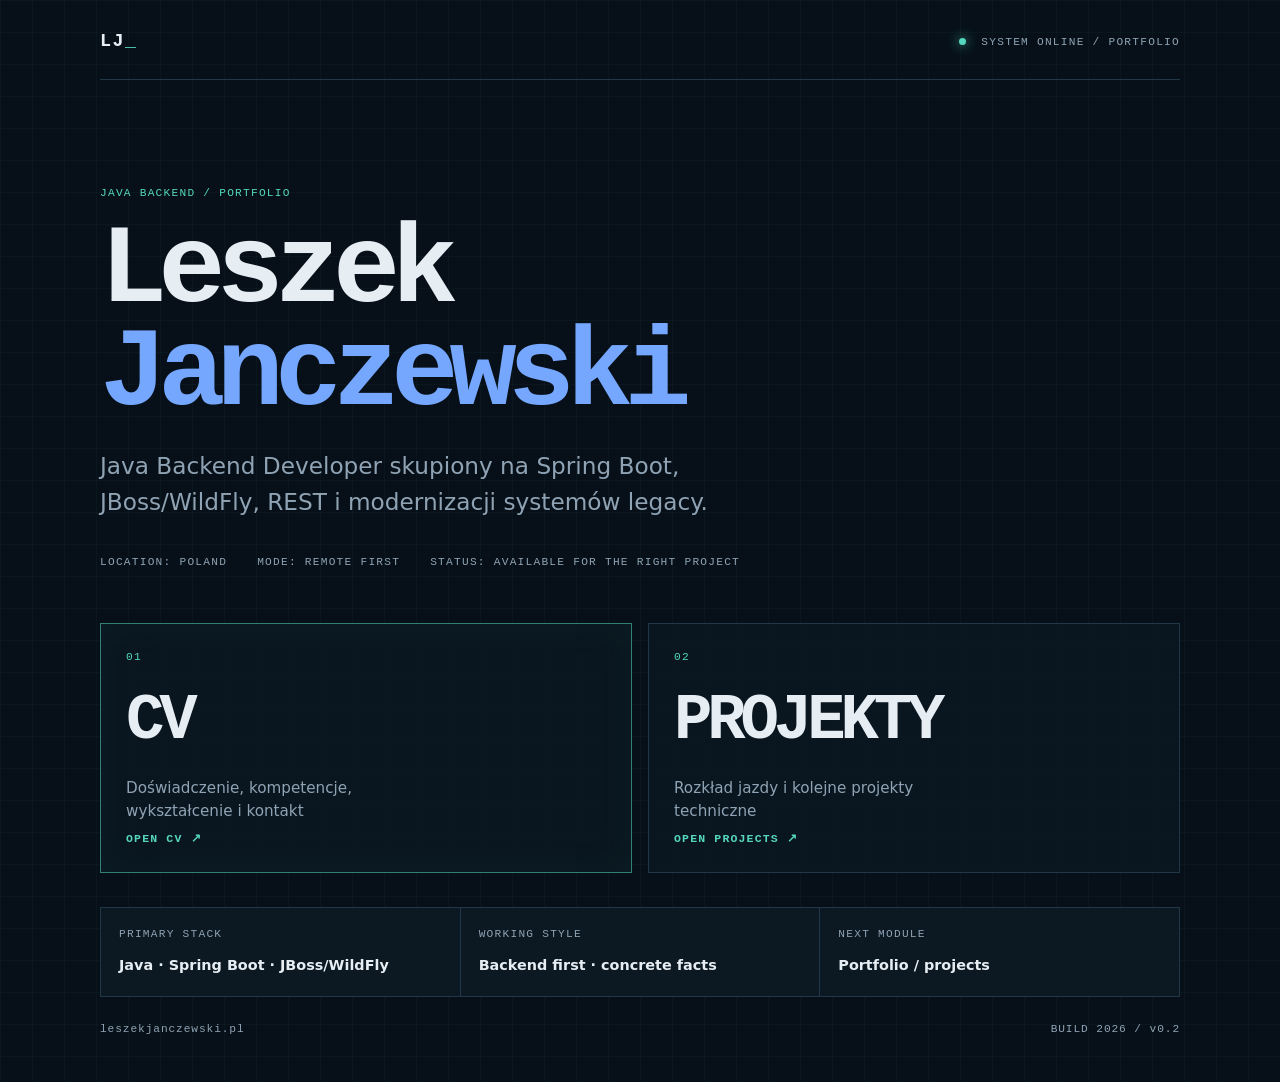
<file: index.html>
<!doctype html>
<html lang="pl">
<head>
  <meta charset="utf-8">
  <meta name="viewport" content="width=device-width, initial-scale=1">
  <meta name="description" content="Leszek Janczewski, Java Backend Developer. CV i projekty techniczne.">
  <title>Leszek Janczewski · Portfolio</title>
  <link rel="stylesheet" href="css/site.css">
  <link rel="icon" type="image/png" href="assets/favicon.png">
</head>
<body>
  <main class="shell">
    <nav class="topbar"><a class="brand" href="index.html">LJ<span>_</span></a><span class="system-status"><i></i> SYSTEM ONLINE / PORTFOLIO</span></nav>
    <header class="landing-hero">
      <p class="eyebrow">JAVA BACKEND / PORTFOLIO</p>
      <h1>Leszek<br><span>Janczewski</span></h1>
      <p class="lead">Java Backend Developer skupiony na Spring Boot, JBoss/WildFly, REST i modernizacji systemów legacy.</p>
      <div class="hero-meta"><span>LOCATION: POLAND</span><span>MODE: REMOTE FIRST</span><span>STATUS: AVAILABLE FOR THE RIGHT PROJECT</span></div>
    </header>
    <section class="tile-grid" aria-label="Główne sekcje">
      <a class="nav-tile tile-primary" href="cv.html"><span class="tile-index">01</span><strong>CV</strong><small>Doświadczenie, kompetencje, wykształcenie i kontakt</small><b>OPEN CV ↗</b></a>
      <a class="nav-tile" href="projects/index.html"><span class="tile-index">02</span><strong>PROJEKTY</strong><small>Rozkład jazdy i kolejne projekty techniczne</small><b>OPEN PROJECTS ↗</b></a>
    </section>
    <section class="signal-row"><div><span class="signal-label">PRIMARY STACK</span><strong>Java · Spring Boot · JBoss/WildFly</strong></div><div><span class="signal-label">WORKING STYLE</span><strong>Backend first · concrete facts</strong></div><div><span class="signal-label">NEXT MODULE</span><strong>Portfolio / projects</strong></div></section>
    <footer><span>leszekjanczewski.pl</span><span>BUILD 2026 / v0.2</span></footer>
  </main>
</body>
</html>
</file>
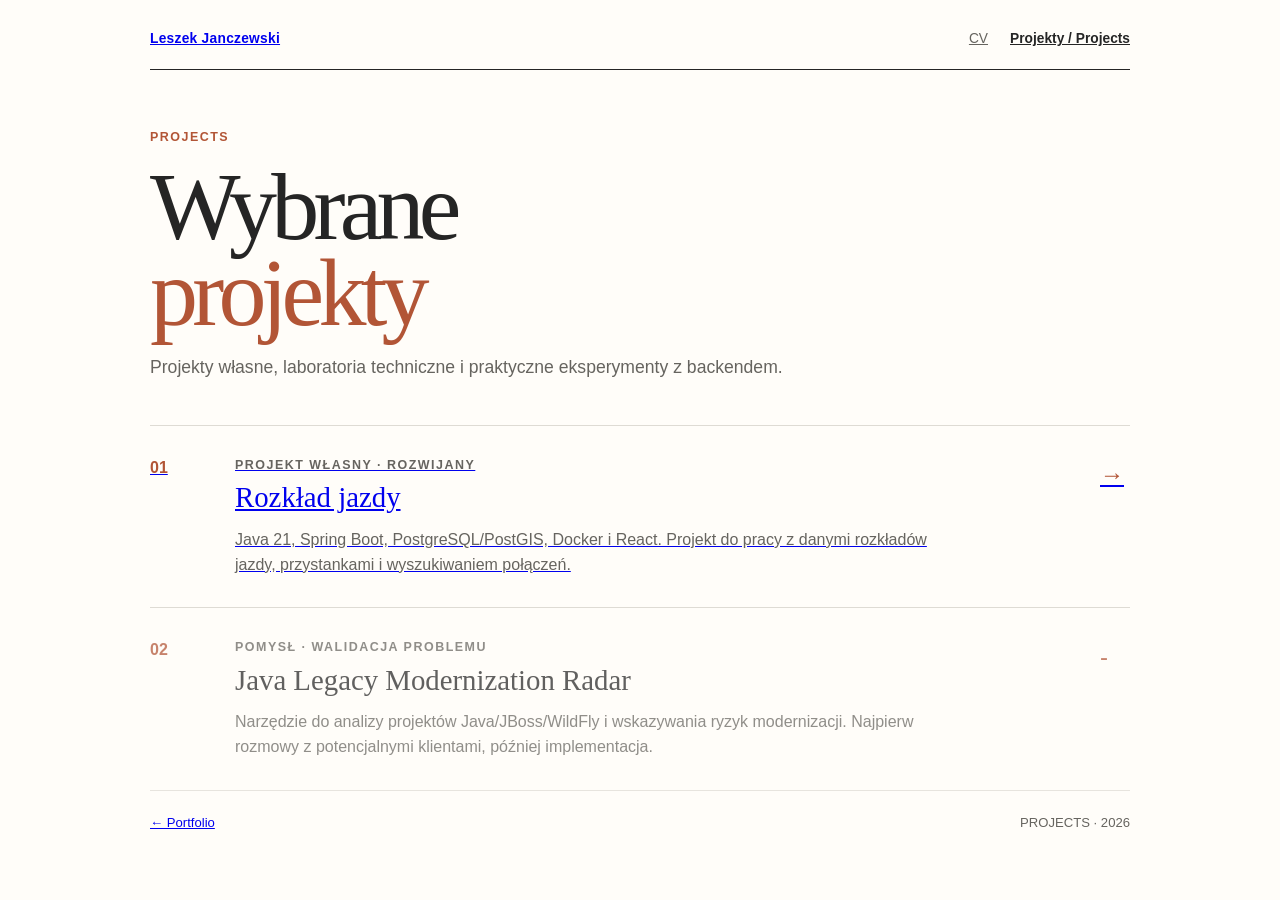
<file: projects/index.html>
<!doctype html><html lang="pl"><head><meta charset="utf-8"><meta name="viewport" content="width=device-width, initial-scale=1"><meta name="description" content="Projekty techniczne Leszka Janczewskiego."><title>Projekty · Leszek Janczewski</title><link rel="stylesheet" href="../css/cv.css"><link rel="stylesheet" href="../css/projects.css"><link rel="icon" type="image/png" href="../assets/favicon.png"></head><body><main class="cv-wrap"><nav class="cv-nav"><a class="cv-brand" href="../index.html">Leszek Janczewski</a><div class="cv-nav-links"><a href="../cv.html">CV</a><a class="active" href="index.html">Projekty / Projects</a></div></nav><header class="project-index"><p class="kicker">Projects</p><h1>Wybrane<br><span>projekty</span></h1><p class="project-intro">Projekty własne, laboratoria techniczne i praktyczne eksperymenty z backendem.</p></header><section class="project-list"><a class="project-row" href="rozklad-jazdy.html"><span class="project-number">01</span><div><p class="kicker">Projekt własny · rozwijany</p><h2>Rozkład jazdy</h2><p>Java 21, Spring Boot, PostgreSQL/PostGIS, Docker i React. Projekt do pracy z danymi rozkładów jazdy, przystankami i wyszukiwaniem połączeń.</p></div><span class="arrow">→</span></a><div class="project-row muted"><span class="project-number">02</span><div><p class="kicker">Pomysł · walidacja problemu</p><h2>Java Legacy Modernization Radar</h2><p>Narzędzie do analizy projektów Java/JBoss/WildFly i wskazywania ryzyk modernizacji. Najpierw rozmowy z potencjalnymi klientami, później implementacja.</p></div><span class="arrow">-</span></div></section><footer><a href="../index.html">← Portfolio</a><span>PROJECTS · 2026</span></footer></main></body></html>
</file>
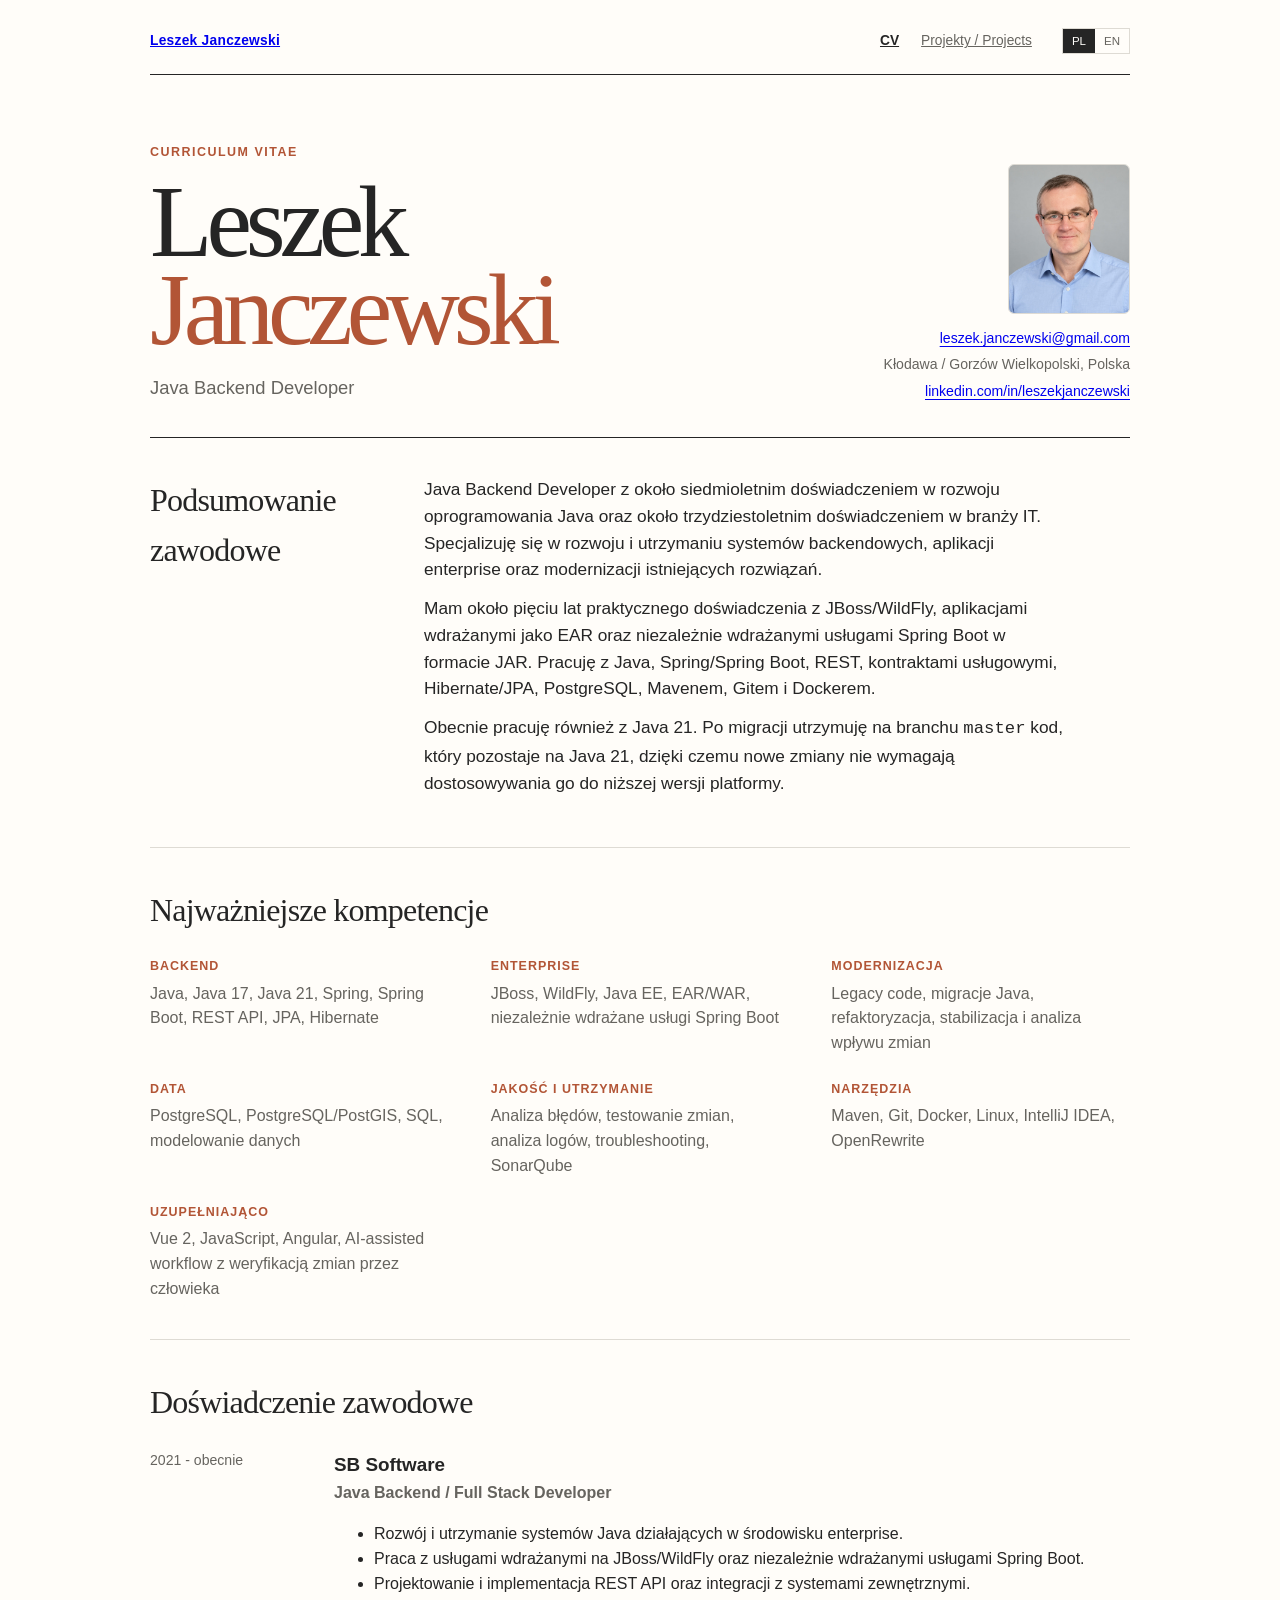
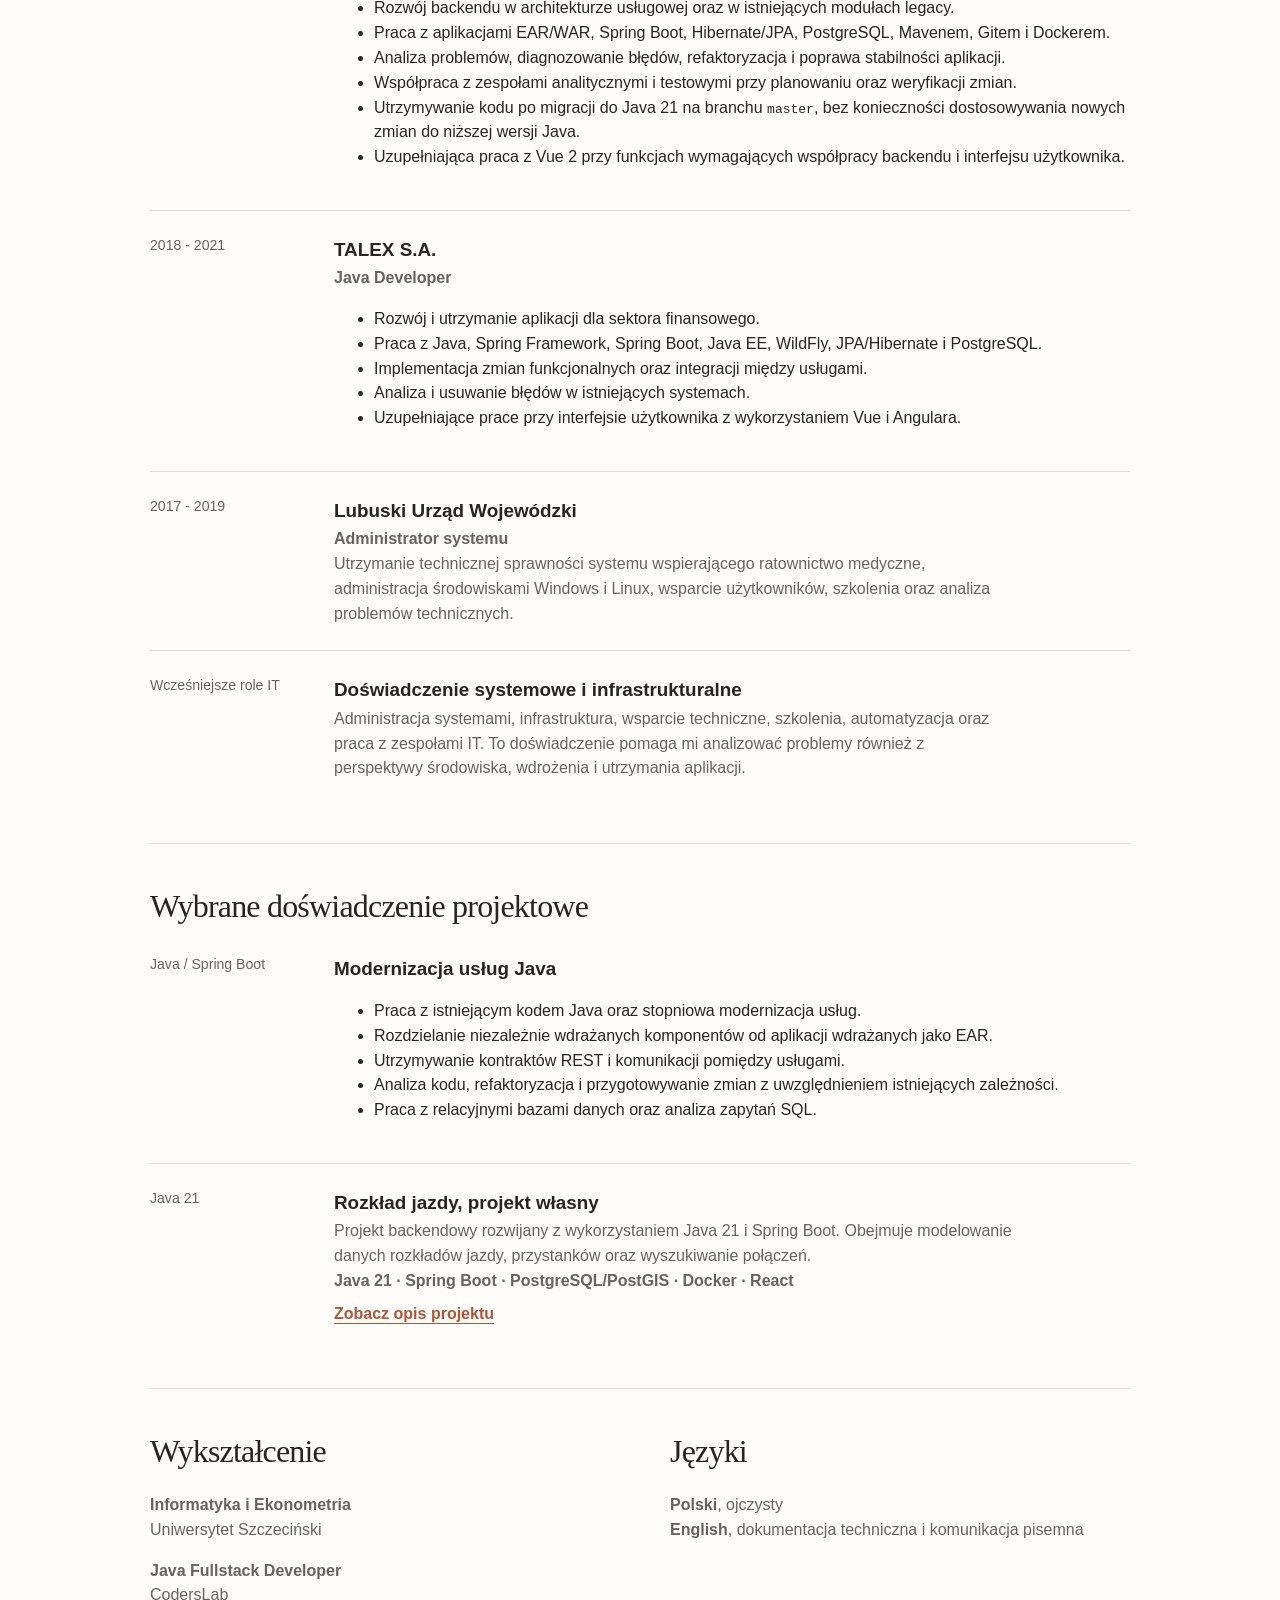
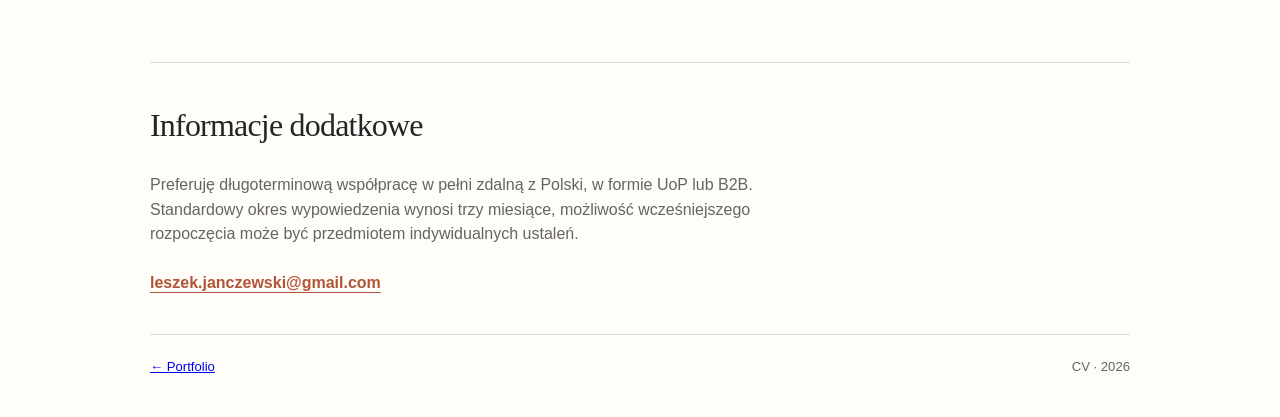
<file: cv.html>
<!doctype html>
<html lang="pl">
<head>
  <meta charset="utf-8">
  <meta name="viewport" content="width=device-width, initial-scale=1">
  <meta name="description" content="CV Leszka Janczewskiego, Java Backend Developer specjalizującego się w Spring Boot, JBoss/WildFly i modernizacji systemów legacy.">
  <title>CV · Leszek Janczewski</title>
  <link rel="stylesheet" href="css/cv.css">
  <link rel="stylesheet" href="css/cv-photo.css">
  <link rel="icon" type="image/png" href="assets/favicon.png">
</head>
<body class="cv-page">
  <main class="cv-wrap">
    <nav class="cv-nav">
      <a class="cv-brand" href="index.html">Leszek Janczewski</a>
      <div class="cv-nav-links">
        <a class="active" href="cv.html">CV</a>
        <a href="projects/index.html">Projekty / Projects</a>
        <div class="language-switch" role="group" aria-label="Language">
          <button type="button" class="lang-button active" data-set-lang="pl">PL</button>
          <button type="button" class="lang-button" data-set-lang="en">EN</button>
        </div>
      </div>
    </nav>

    <header class="cv-hero">
      <div>
        <p class="kicker lang-pl">Curriculum Vitae</p>
        <p class="kicker lang-en">Curriculum Vitae</p>
        <h1>Leszek<br><span>Janczewski</span></h1>
        <p class="cv-role lang-pl">Java Backend Developer</p>
        <p class="cv-role lang-en">Java Backend Developer</p>
      </div>
      <div class="cv-contact-block">
        <img class="cv-portrait" src="assets/leszek-portrait.jpg" alt="Leszek Janczewski">
        <div class="cv-contact">
          <a href="mailto:leszek.janczewski@gmail.com">leszek.janczewski@gmail.com</a>
          <span>Kłodawa / Gorzów Wielkopolski, Polska</span>
          <a href="https://www.linkedin.com/in/leszekjanczewski/" target="_blank" rel="noopener">linkedin.com/in/leszekjanczewski</a>
        </div>
      </div>
    </header>

    <section class="cv-section cv-summary">
      <h2 class="lang-pl">Podsumowanie zawodowe</h2>
      <h2 class="lang-en">Professional summary</h2>
      <div class="lang-pl">
        <p>Java Backend Developer z około siedmioletnim doświadczeniem w rozwoju oprogramowania Java oraz około trzydziestoletnim doświadczeniem w branży IT. Specjalizuję się w rozwoju i utrzymaniu systemów backendowych, aplikacji enterprise oraz modernizacji istniejących rozwiązań.</p>
        <p>Mam około pięciu lat praktycznego doświadczenia z JBoss/WildFly, aplikacjami wdrażanymi jako EAR oraz niezależnie wdrażanymi usługami Spring Boot w formacie JAR. Pracuję z Java, Spring/Spring Boot, REST, kontraktami usługowymi, Hibernate/JPA, PostgreSQL, Mavenem, Gitem i Dockerem.</p>
        <p>Obecnie pracuję również z Java 21. Po migracji utrzymuję na branchu <code>master</code> kod, który pozostaje na Java 21, dzięki czemu nowe zmiany nie wymagają dostosowywania go do niższej wersji platformy.</p>
      </div>
      <div class="lang-en">
        <p>Java Backend Developer with approximately seven years of Java development experience and around thirty years of broader IT experience. My focus is backend development and maintenance, enterprise applications and gradual modernization of existing systems.</p>
        <p>I have approximately five years of practical experience with JBoss/WildFly, EAR applications and independently deployed Spring Boot services packaged as JARs. I work with Java, Spring/Spring Boot, REST, service contracts, Hibernate/JPA, PostgreSQL, Maven, Git and Docker.</p>
        <p>I also work with Java 21. After the migration, I maintain code on the <code>master</code> branch that remains on Java 21, so new changes do not need to be adapted to a lower Java version.</p>
      </div>
    </section>

    <section class="cv-section">
      <h2 class="lang-pl">Najważniejsze kompetencje</h2>
      <h2 class="lang-en">Core skills</h2>
      <div class="skills">
        <div><h3>Backend</h3><p>Java, Java 17, Java 21, Spring, Spring Boot, REST API, JPA, Hibernate</p></div>
        <div><h3>Enterprise</h3><p>JBoss, WildFly, Java EE, EAR/WAR, niezależnie wdrażane usługi Spring Boot</p></div>
        <div><h3>Modernizacja</h3><p>Legacy code, migracje Java, refaktoryzacja, stabilizacja i analiza wpływu zmian</p></div>
        <div><h3>Data</h3><p>PostgreSQL, PostgreSQL/PostGIS, SQL, modelowanie danych</p></div>
        <div><h3>Jakość i utrzymanie</h3><p>Analiza błędów, testowanie zmian, analiza logów, troubleshooting, SonarQube</p></div>
        <div><h3>Narzędzia</h3><p>Maven, Git, Docker, Linux, IntelliJ IDEA, OpenRewrite</p></div>
        <div><h3>Uzupełniająco</h3><p>Vue 2, JavaScript, Angular, AI-assisted workflow z weryfikacją zmian przez człowieka</p></div>
      </div>
    </section>

    <section class="cv-section">
      <h2 class="lang-pl">Doświadczenie zawodowe</h2>
      <h2 class="lang-en">Professional experience</h2>

      <article class="job">
        <div class="job-date">2021 - obecnie<br><span>2021 - present</span></div>
        <div>
          <h3>SB Software</h3>
          <p class="job-title lang-pl">Java Backend / Full Stack Developer</p>
          <p class="job-title lang-en">Java Backend / Full Stack Developer</p>
          <ul class="lang-pl">
            <li>Rozwój i utrzymanie systemów Java działających w środowisku enterprise.</li>
            <li>Praca z usługami wdrażanymi na JBoss/WildFly oraz niezależnie wdrażanymi usługami Spring Boot.</li>
            <li>Projektowanie i implementacja REST API oraz integracji z systemami zewnętrznymi.</li>
            <li>Rozwój backendu w architekturze usługowej oraz w istniejących modułach legacy.</li>
            <li>Praca z aplikacjami EAR/WAR, Spring Boot, Hibernate/JPA, PostgreSQL, Mavenem, Gitem i Dockerem.</li>
            <li>Analiza problemów, diagnozowanie błędów, refaktoryzacja i poprawa stabilności aplikacji.</li>
            <li>Współpraca z zespołami analitycznymi i testowymi przy planowaniu oraz weryfikacji zmian.</li>
            <li>Utrzymywanie kodu po migracji do Java 21 na branchu <code>master</code>, bez konieczności dostosowywania nowych zmian do niższej wersji Java.</li>
            <li>Uzupełniająca praca z Vue 2 przy funkcjach wymagających współpracy backendu i interfejsu użytkownika.</li>
          </ul>
          <ul class="lang-en">
            <li>Development and maintenance of Java systems operating in an enterprise environment.</li>
            <li>Work with services deployed on JBoss/WildFly and independently deployed Spring Boot services.</li>
            <li>Design and implementation of REST APIs and integrations with external systems.</li>
            <li>Backend development in a service-oriented architecture and existing legacy modules.</li>
            <li>Work with EAR/WAR applications, Spring Boot, Hibernate/JPA, PostgreSQL, Maven, Git and Docker.</li>
            <li>Problem analysis, troubleshooting, refactoring and application stabilization.</li>
            <li>Cooperation with analytical and testing teams when planning and verifying changes.</li>
            <li>Maintenance of code migrated to Java 21 on the <code>master</code> branch, without adapting new changes to a lower Java version.</li>
            <li>Supporting frontend work with Vue 2 when a feature spans backend and user interface.</li>
          </ul>
        </div>
      </article>

      <article class="job">
        <div class="job-date">2018 - 2021</div>
        <div>
          <h3>TALEX S.A.</h3>
          <p class="job-title lang-pl">Java Developer</p>
          <p class="job-title lang-en">Java Developer</p>
          <ul class="lang-pl">
            <li>Rozwój i utrzymanie aplikacji dla sektora finansowego.</li>
            <li>Praca z Java, Spring Framework, Spring Boot, Java EE, WildFly, JPA/Hibernate i PostgreSQL.</li>
            <li>Implementacja zmian funkcjonalnych oraz integracji między usługami.</li>
            <li>Analiza i usuwanie błędów w istniejących systemach.</li>
            <li>Uzupełniające prace przy interfejsie użytkownika z wykorzystaniem Vue i Angulara.</li>
          </ul>
          <ul class="lang-en">
            <li>Development and maintenance of applications for the financial sector.</li>
            <li>Work with Java, Spring Framework, Spring Boot, Java EE, WildFly, JPA/Hibernate and PostgreSQL.</li>
            <li>Implementation of functional changes and service integrations.</li>
            <li>Analysis and resolution of issues in existing systems.</li>
            <li>Supporting frontend work with Vue and Angular.</li>
          </ul>
        </div>
      </article>

      <article class="job">
        <div class="job-date">2017 - 2019</div>
        <div>
          <h3>Lubuski Urząd Wojewódzki</h3>
          <p class="job-title lang-pl">Administrator systemu</p>
          <p class="job-title lang-en">Systems Administrator</p>
          <p class="lang-pl">Utrzymanie technicznej sprawności systemu wspierającego ratownictwo medyczne, administracja środowiskami Windows i Linux, wsparcie użytkowników, szkolenia oraz analiza problemów technicznych.</p>
          <p class="lang-en">Maintaining the technical operation of a system supporting emergency medical services, administering Windows and Linux environments, supporting users, delivering training and analyzing technical issues.</p>
        </div>
      </article>

      <article class="job">
        <div class="job-date">Wcześniejsze role IT</div>
        <div>
          <h3 class="lang-pl">Doświadczenie systemowe i infrastrukturalne</h3>
          <h3 class="lang-en">Systems and infrastructure experience</h3>
          <p class="lang-pl">Administracja systemami, infrastruktura, wsparcie techniczne, szkolenia, automatyzacja oraz praca z zespołami IT. To doświadczenie pomaga mi analizować problemy również z perspektywy środowiska, wdrożenia i utrzymania aplikacji.</p>
          <p class="lang-en">Systems administration, infrastructure, technical support, training, automation and work with IT teams. This experience helps me analyze problems from the perspective of the runtime environment, deployment and application maintenance.</p>
        </div>
      </article>
    </section>

    <section class="cv-section">
      <h2 class="lang-pl">Wybrane doświadczenie projektowe</h2>
      <h2 class="lang-en">Selected project experience</h2>
      <article class="job">
        <div class="job-date">Java / Spring Boot</div>
        <div>
          <h3 class="lang-pl">Modernizacja usług Java</h3>
          <h3 class="lang-en">Java service modernization</h3>
          <ul class="lang-pl">
            <li>Praca z istniejącym kodem Java oraz stopniowa modernizacja usług.</li>
            <li>Rozdzielanie niezależnie wdrażanych komponentów od aplikacji wdrażanych jako EAR.</li>
            <li>Utrzymywanie kontraktów REST i komunikacji pomiędzy usługami.</li>
            <li>Analiza kodu, refaktoryzacja i przygotowywanie zmian z uwzględnieniem istniejących zależności.</li>
            <li>Praca z relacyjnymi bazami danych oraz analiza zapytań SQL.</li>
          </ul>
          <ul class="lang-en">
            <li>Working with existing Java code and gradually modernizing services.</li>
            <li>Separating independently deployed components from EAR applications.</li>
            <li>Maintaining REST contracts and communication between services.</li>
            <li>Analyzing code, refactoring and preparing changes with existing dependencies in mind.</li>
            <li>Working with relational databases and analyzing SQL queries.</li>
          </ul>
        </div>
      </article>
      <article class="job">
        <div class="job-date">Java 21</div>
        <div>
          <h3 class="lang-pl">Rozkład jazdy, projekt własny</h3>
          <h3 class="lang-en">Bus Scheduler, personal project</h3>
          <p class="lang-pl">Projekt backendowy rozwijany z wykorzystaniem Java 21 i Spring Boot. Obejmuje modelowanie danych rozkładów jazdy, przystanków oraz wyszukiwanie połączeń.</p>
          <p class="lang-en">A backend project developed with Java 21 and Spring Boot. It covers timetable and stop data modeling and connection search.</p>
          <p><strong>Java 21 · Spring Boot · PostgreSQL/PostGIS · Docker · React</strong></p>
          <a class="contact-button" href="projects/rozklad-jazdy.html"><span class="lang-pl">Zobacz opis projektu</span><span class="lang-en">View project details</span></a>
        </div>
      </article>
    </section>

    <section class="cv-section split">
      <div>
        <h2 class="lang-pl">Wykształcenie</h2>
        <h2 class="lang-en">Education</h2>
        <p><strong>Informatyka i Ekonometria</strong><br>Uniwersytet Szczeciński</p>
        <p><strong>Java Fullstack Developer</strong><br>CodersLab</p>
      </div>
      <div>
        <h2 class="lang-pl">Języki</h2>
        <h2 class="lang-en">Languages</h2>
        <p><strong>Polski</strong>, ojczysty<br><strong>English</strong>, dokumentacja techniczna i komunikacja pisemna</p>
      </div>
    </section>

    <section class="cv-section contact-section">
      <h2 class="lang-pl">Informacje dodatkowe</h2>
      <h2 class="lang-en">Additional information</h2>
      <p class="lang-pl">Preferuję długoterminową współpracę w pełni zdalną z Polski, w formie UoP lub B2B. Standardowy okres wypowiedzenia wynosi trzy miesiące, możliwość wcześniejszego rozpoczęcia może być przedmiotem indywidualnych ustaleń.</p>
      <p class="lang-en">I prefer long-term fully remote cooperation from Poland, either employment or B2B. My standard notice period is three months; an earlier start may be discussed individually.</p>
      <a class="contact-button" href="mailto:leszek.janczewski@gmail.com">leszek.janczewski@gmail.com</a>
    </section>

    <footer><a href="index.html">← Portfolio</a><span>CV · 2026</span></footer>
  </main>
  <script>const buttons=[...document.querySelectorAll('[data-set-lang]')];function setLang(lang){document.documentElement.lang=lang;document.body.dataset.lang=lang;buttons.forEach(b=>b.classList.toggle('active',b.dataset.setLang===lang));localStorage.setItem('cv-lang',lang)}setLang(localStorage.getItem('cv-lang')||'pl');buttons.forEach(b=>b.addEventListener('click',()=>setLang(b.dataset.setLang)));</script>
</body>
</html>
</file>
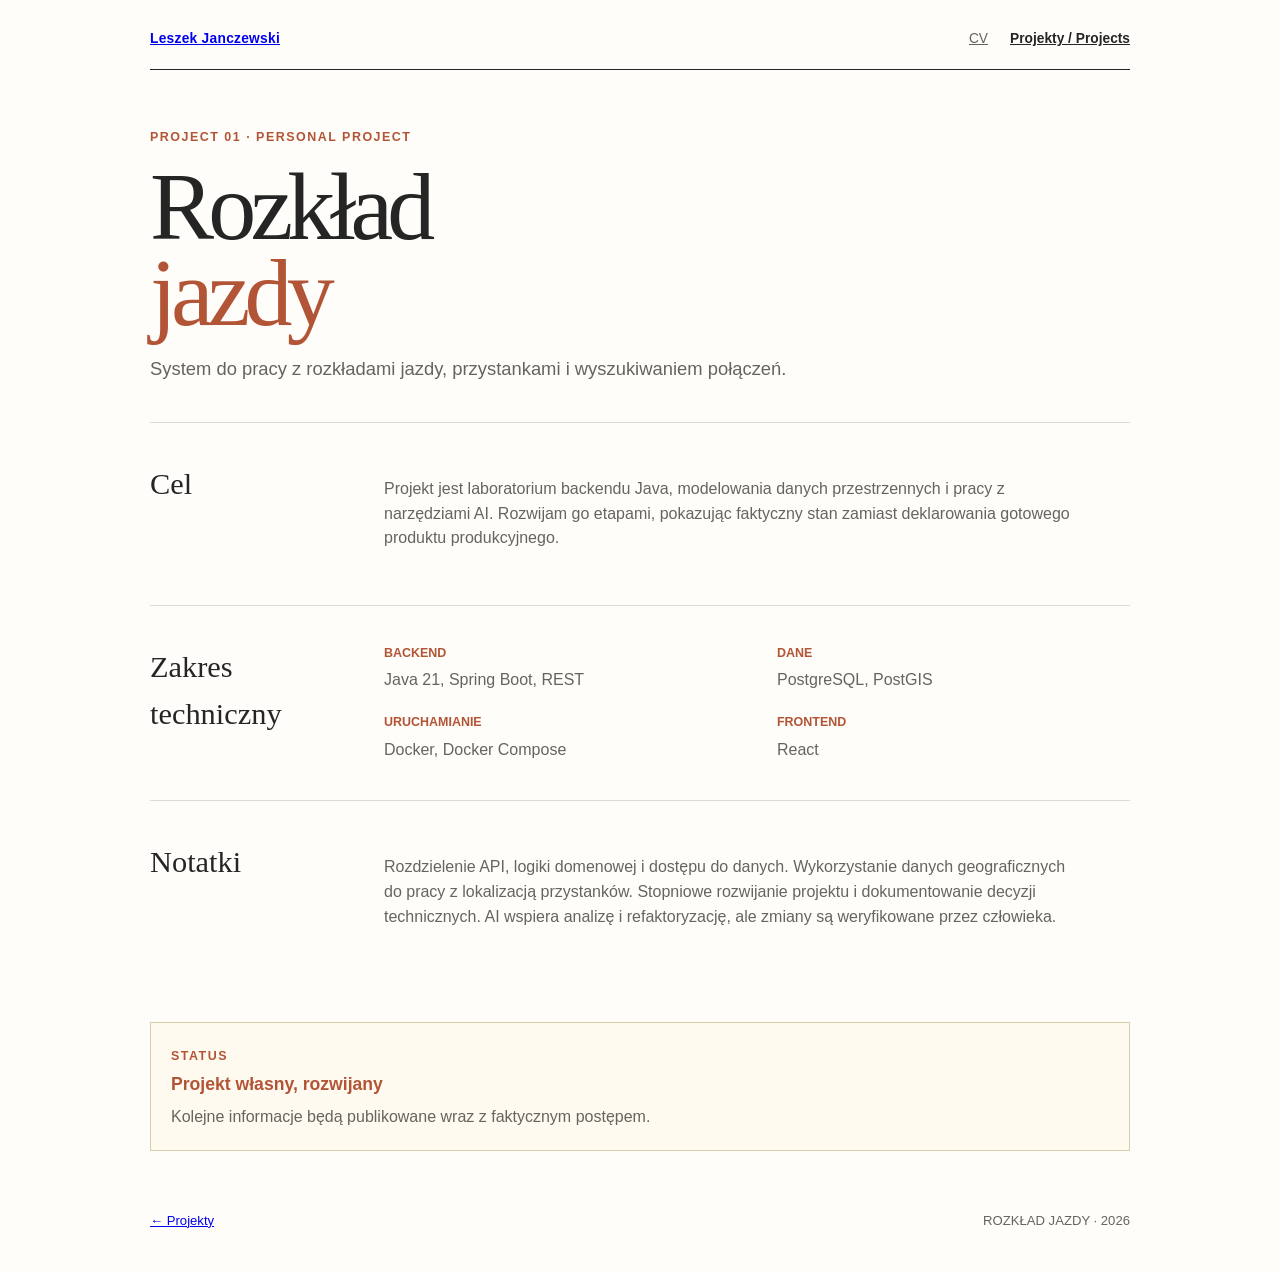
<file: projects/rozklad-jazdy.html>
<!doctype html><html lang="pl"><head><meta charset="utf-8"><meta name="viewport" content="width=device-width, initial-scale=1"><meta name="description" content="Rozkład jazdy, projekt własny Leszka Janczewskiego."><title>Rozkład jazdy · Leszek Janczewski</title><link rel="stylesheet" href="../css/cv.css"><link rel="stylesheet" href="../css/projects.css"><link rel="icon" type="image/png" href="../assets/favicon.png"></head><body><main class="cv-wrap"><nav class="cv-nav"><a class="cv-brand" href="../index.html">Leszek Janczewski</a><div class="cv-nav-links"><a href="../cv.html">CV</a><a class="active" href="index.html">Projekty / Projects</a></div></nav><header class="project-detail"><p class="kicker">Project 01 · Personal project</p><h1>Rozkład<br><span>jazdy</span></h1><p class="lead">System do pracy z rozkładami jazdy, przystankami i wyszukiwaniem połączeń.</p></header><section class="project-detail-section"><div><h2>Cel</h2></div><div><p>Projekt jest laboratorium backendu Java, modelowania danych przestrzennych i pracy z narzędziami AI. Rozwijam go etapami, pokazując faktyczny stan zamiast deklarowania gotowego produktu produkcyjnego.</p></div></section><section class="project-detail-section"><div><h2>Zakres techniczny</h2></div><div class="project-skills"><div><h3>Backend</h3><p>Java 21, Spring Boot, REST</p></div><div><h3>Dane</h3><p>PostgreSQL, PostGIS</p></div><div><h3>Uruchamianie</h3><p>Docker, Docker Compose</p></div><div><h3>Frontend</h3><p>React</p></div></div></section><section class="project-detail-section"><div><h2>Notatki</h2></div><div><p>Rozdzielenie API, logiki domenowej i dostępu do danych. Wykorzystanie danych geograficznych do pracy z lokalizacją przystanków. Stopniowe rozwijanie projektu i dokumentowanie decyzji technicznych. AI wspiera analizę i refaktoryzację, ale zmiany są weryfikowane przez człowieka.</p></div></section><section class="status-box"><span class="kicker">Status</span><strong>Projekt własny, rozwijany</strong><p>Kolejne informacje będą publikowane wraz z faktycznym postępem.</p></section><footer><a href="index.html">← Projekty</a><span>ROZKŁAD JAZDY · 2026</span></footer></main></body></html>
</file>
<file: css/site.css>
:root{--bg:#071018;--panel:#0c1822;--panel-2:#101f2c;--ink:#e6edf3;--muted:#8fa3b4;--line:#203747;--accent:#55d6be;--accent-2:#75a7ff;--warn:#ffc857;--mono:'SFMono-Regular',Consolas,'Liberation Mono',monospace;--sans:Inter,ui-sans-serif,system-ui,-apple-system,BlinkMacSystemFont,'Segoe UI',sans-serif}*{box-sizing:border-box}html{scroll-behavior:smooth}body{margin:0;background:var(--bg);color:var(--ink);font-family:var(--sans);line-height:1.55;background-image:linear-gradient(rgba(85,214,190,.035) 1px,transparent 1px),linear-gradient(90deg,rgba(85,214,190,.035) 1px,transparent 1px);background-size:32px 32px}a{color:inherit;text-decoration:none}a:hover{color:var(--accent)}.shell{width:min(100% - 44px,1080px);margin:0 auto;padding:28px 0 44px}.topbar{display:flex;justify-content:space-between;align-items:center;padding-bottom:22px;border-bottom:1px solid var(--line)}.brand{font-family:var(--mono);font-size:1.15rem;font-weight:700;letter-spacing:.08em}.brand span{color:var(--accent)}.system-status,.eyebrow,.section-code,.signal-label,.project-status,.tile-index,.cv-id,.hero-meta{font-family:var(--mono);font-size:.7rem;letter-spacing:.11em;text-transform:uppercase}.system-status{color:var(--muted)}.system-status i{display:inline-block;width:7px;height:7px;margin-right:7px;border-radius:50%;background:var(--accent);box-shadow:0 0 12px var(--accent)}.nav-links{display:flex;gap:22px;font-family:var(--mono);font-size:.75rem;letter-spacing:.1em}.nav-links a{color:var(--muted)}.nav-links a.active{color:var(--accent)}.landing-hero,.section-hero{padding:94px 0 52px;max-width:850px}.eyebrow,.section-code,.project-status,.tile-index{color:var(--accent)}h1{margin:18px 0 22px;font-family:var(--mono);font-size:clamp(3.2rem,9vw,7rem);font-weight:600;line-height:.92;letter-spacing:-.08em}h1 span{color:var(--accent-2)}.lead{max-width:720px;margin:0;color:var(--muted);font-size:clamp(1.1rem,2vw,1.45rem)}.hero-meta{display:flex;flex-wrap:wrap;gap:12px 30px;margin-top:34px;color:var(--muted)}.tile-grid{display:grid;grid-template-columns:repeat(2,1fr);gap:16px}.nav-tile{display:flex;min-height:250px;flex-direction:column;justify-content:space-between;padding:25px;border:1px solid var(--line);background:rgba(12,24,34,.82);transition:.18s ease}.nav-tile:hover{border-color:var(--accent);background:var(--panel-2);transform:translateY(-3px)}.nav-tile strong{font-family:var(--mono);font-size:clamp(2rem,5vw,4rem);letter-spacing:-.08em}.nav-tile small{max-width:280px;color:var(--muted);font-size:.95rem}.nav-tile b{color:var(--accent);font-family:var(--mono);font-size:.72rem;letter-spacing:.1em}.tile-primary{border-color:rgba(85,214,190,.55);box-shadow:inset 0 0 40px rgba(85,214,190,.04)}.signal-row{display:grid;grid-template-columns:repeat(3,1fr);gap:1px;margin-top:34px;border:1px solid var(--line);background:var(--line)}.signal-row>div{padding:18px;background:var(--panel)}.signal-label{display:block;margin-bottom:9px;color:var(--muted)}.signal-row strong{font-size:.9rem}.document{max-width:1080px}.technical-panel{display:flex;justify-content:space-between;gap:35px;align-items:flex-end;padding:72px 0 38px;border-bottom:1px solid var(--line)}.role{margin:0;color:var(--accent);font-family:var(--mono);font-size:1rem}.cv-id{display:flex;flex-direction:column;gap:8px;color:var(--muted);text-align:right}.cv-contact-bar{display:flex;flex-wrap:wrap;gap:10px 26px;padding:16px 0;border-bottom:1px solid var(--line);color:var(--muted);font-size:.87rem}.cv-section{padding:44px 0;border-bottom:1px solid var(--line)}.two-col{display:grid;grid-template-columns:190px 1fr;gap:44px}.two-col>div:last-child{max-width:720px}.two-col p{color:var(--muted)}.two-col p:first-child{color:var(--ink)}.section-code{margin:0}.skill-matrix{display:grid;grid-template-columns:repeat(3,1fr);gap:1px;border:1px solid var(--line);background:var(--line)}.skill-matrix>div{min-height:120px;padding:19px;background:var(--panel)}.skill-matrix h3{margin:0 0 10px;color:var(--accent);font-family:var(--mono);font-size:.75rem;letter-spacing:.1em}.skill-matrix p{margin:0;color:var(--muted);font-size:.9rem}.timeline article{display:grid;grid-template-columns:150px 1fr;gap:35px;padding:25px 0;border-top:1px solid var(--line)}.timeline article:first-child{border-top:0;padding-top:0}.timeline .time{color:var(--accent);font-family:var(--mono);font-size:.78rem}.timeline h2{margin:0 0 3px;font-size:1.25rem}.timeline h3{margin:0 0 10px;color:var(--muted);font-family:var(--mono);font-size:.78rem;font-weight:400}.timeline p{max-width:680px;margin:0;color:var(--muted)}.button-link{display:inline-block;padding:10px 14px;border:1px solid var(--accent);color:var(--accent);font-family:var(--mono);font-size:.75rem}.project-list{border-top:1px solid var(--line)}.project-row{display:grid;grid-template-columns:70px 1fr 40px;gap:28px;padding:30px 0;border-bottom:1px solid var(--line)}.project-row:hover h2{color:var(--accent)}.project-number{color:var(--accent);font-family:var(--mono)}.project-row h2{margin:0 0 10px;font-family:var(--mono);font-size:1.6rem}.project-row p:not(.project-status){max-width:700px;margin:0;color:var(--muted)}.arrow{color:var(--accent);font-size:1.4rem}.project-row.muted{opacity:.7}.status-box{margin:35px 0;padding:20px;border:1px solid rgba(255,200,87,.45);background:rgba(255,200,87,.04)}.status-box strong{display:block;margin:4px 0 8px;color:var(--warn);font-family:var(--mono);font-size:1.25rem}.status-box p{margin:0;color:var(--muted)}.clean-list{max-width:720px;margin:0;padding-left:20px}.clean-list li{padding:9px 0;color:var(--muted)}footer{display:flex;justify-content:space-between;gap:20px;padding-top:24px;color:var(--muted);font-family:var(--mono);font-size:.7rem;letter-spacing:.08em}@media(max-width:720px){.shell{width:min(100% - 28px,1080px)}.system-status{display:none}.landing-hero,.section-hero{padding-top:65px}.tile-grid,.signal-row,.skill-matrix{grid-template-columns:1fr}.technical-panel,.two-col{display:block}.cv-id{margin-top:24px;text-align:left}.timeline article{grid-template-columns:1fr;gap:8px}.project-row{grid-template-columns:38px 1fr 20px}.hero-meta{line-height:1.8}footer{flex-direction:column;gap:8px}}@media print{body{background:#fff;color:#111}.shell{width:100%;padding:0}.topbar,.tile-grid,footer{display:none}.cv-section{break-inside:avoid}.technical-panel{padding-top:0}.cv-contact-bar{color:#111}.skill-matrix{background:#bbb}.skill-matrix>div{background:#fff}.timeline p,.two-col p,.skill-matrix p{color:#333}}
</file>
<file: css/cv.css>
:root{--paper:#fffdf9;--ink:#252525;--muted:#66645f;--line:#dedbd4;--accent:#b25536;--serif:Georgia,'Times New Roman',serif;--sans:Arial,Helvetica,sans-serif}*{box-sizing:border-box}html{scroll-behavior:smooth}body{margin:0;background:var(--paper);color:var(--ink);font-family:var(--sans);line-height:1.55}.cv-wrap{width:min(100% - 40px,980px);margin:0 auto;padding:28px 0 42px}.cv-nav{display:flex;justify-content:space-between;align-items:center;padding-bottom:20px;border-bottom:1px solid var(--ink);font-size:.86rem}.cv-brand{font-weight:700;letter-spacing:.02em}.cv-nav-links{display:flex;align-items:center;gap:22px}.cv-nav-links a{color:var(--muted)}.cv-nav-links a.active{color:var(--ink);font-weight:700}.language-switch{display:flex;margin-left:8px;border:1px solid var(--line)}.lang-button{border:0;background:transparent;color:var(--muted);padding:6px 9px;font-size:.72rem;cursor:pointer}.lang-button.active{background:var(--ink);color:var(--paper)}.cv-hero{display:flex;justify-content:space-between;gap:40px;align-items:end;padding:68px 0 34px;border-bottom:1px solid var(--ink)}.kicker{margin:0 0 16px;color:var(--accent);font-size:.78rem;font-weight:700;letter-spacing:.12em;text-transform:uppercase}.cv-hero h1{margin:0 0 20px;font-family:var(--serif);font-size:clamp(3.8rem,8vw,6.7rem);font-weight:400;line-height:.86;letter-spacing:-.06em}.cv-hero h1 span{color:var(--accent)}.cv-role{margin:0;color:var(--muted);font-size:1.15rem}.cv-contact{display:flex;flex-direction:column;gap:5px;align-items:flex-end;color:var(--muted);font-size:.88rem;text-align:right}.cv-contact a{text-decoration:underline;text-underline-offset:3px}.cv-section{padding:38px 0;border-bottom:1px solid var(--line)}.cv-section h2{margin:0 0 22px;font-family:var(--serif);font-size:2rem;font-weight:400;letter-spacing:-.025em}.cv-summary{display:grid;grid-template-columns:230px 1fr;gap:44px}.cv-summary h2{margin:0}.cv-summary p{max-width:650px;margin:0 0 12px;font-size:1.08rem}.skills{display:grid;grid-template-columns:repeat(3,1fr);gap:24px 42px}.skills h3{margin:0 0 5px;color:var(--accent);font-size:.78rem;letter-spacing:.08em;text-transform:uppercase}.skills p{margin:0;color:var(--muted)}.job{display:grid;grid-template-columns:150px 1fr;gap:34px;padding:24px 0;border-top:1px solid var(--line)}.job:first-of-type{padding-top:0;border-top:0}.job-date{color:var(--muted);font-size:.88rem}.job-date span{display:none}.job h3{margin:0 0 2px;font-size:1.18rem}.job-title{margin:0 0 8px;color:var(--accent);font-weight:700}.job p{max-width:680px;margin:0;color:var(--muted)}.split{display:grid;grid-template-columns:1fr 1fr;gap:60px}.split h2{margin-bottom:16px}.split p{color:var(--muted)}.contact-section p{max-width:650px;color:var(--muted)}.contact-button{display:inline-block;margin-top:8px;color:var(--accent);font-weight:700;text-decoration:underline;text-underline-offset:4px}footer{display:flex;justify-content:space-between;padding-top:22px;color:var(--muted);font-size:.82rem}.lang-en{display:none}body[data-lang=en] .lang-pl{display:none}body[data-lang=en] .lang-en{display:block}body[data-lang=en] .job-date span{display:inline}body[data-lang=en] .job-date{font-size:0}body[data-lang=en] .job-date span{font-size:.88rem}@media(max-width:680px){.cv-wrap{width:min(100% - 28px,980px)}.cv-nav{align-items:flex-start;gap:14px}.cv-nav-links{flex-wrap:wrap;justify-content:flex-end;gap:12px}.cv-hero,.cv-summary,.split{display:block}.cv-contact{align-items:flex-start;margin-top:28px;text-align:left}.cv-summary h2{margin-bottom:18px}.skills{grid-template-columns:1fr 1fr;gap:20px}.job{grid-template-columns:1fr;gap:8px}.job-date{font-weight:700}.split>div+div{margin-top:28px}}@media print{body{background:#fff}.cv-wrap{width:100%;padding:0}.cv-nav{display:none}.cv-hero{padding-top:0}.cv-section{break-inside:avoid}.lang-en{display:none!important}body[data-lang=en] .lang-pl{display:none!important}body[data-lang=en] .lang-en{display:block!important}.language-switch{display:none}}
</file>
<file: css/projects.css>
.cv-portrait{width:122px;height:150px;overflow:hidden;flex:0 0 auto;border:1px solid var(--line)}.cv-portrait img{width:100%;height:100%;object-fit:cover;object-position:center center}.location-line{display:flex;align-items:center;gap:8px}.location-line img{width:28px;height:28px;border-radius:50%;object-fit:cover}.project-index{padding:58px 0 26px}.project-index h1,.project-detail h1{margin:14px 0;font-family:var(--serif);font-size:clamp(3.4rem,8vw,6rem);font-weight:400;line-height:.9;letter-spacing:-.06em}.project-index h1 span,.project-detail h1 span{color:var(--accent)}.project-intro{max-width:700px;color:var(--muted);font-size:1.1rem}.project-list{border-top:1px solid var(--line)}.project-row{display:grid;grid-template-columns:60px 1fr 30px;gap:25px;padding:30px 0;border-bottom:1px solid var(--line)}.project-row:hover h2{color:var(--accent)}.project-row .project-number{color:var(--accent);font-weight:700}.project-row h2{margin:0 0 8px;font-family:var(--serif);font-size:1.8rem;font-weight:400}.project-row p{max-width:700px;margin:0;color:var(--muted)}.project-row .arrow{color:var(--accent);font-size:1.5rem}.project-row.muted{opacity:.72}.project-detail{padding:58px 0 20px}.project-detail .lead{max-width:680px;color:var(--muted);font-size:1.15rem}.project-detail-section{display:grid;grid-template-columns:190px 1fr;gap:44px;padding:38px 0;border-top:1px solid var(--line)}.project-detail-section h2{margin:0;font-family:var(--serif);font-size:1.9rem;font-weight:400}.project-detail-section p{max-width:700px;color:var(--muted)}.project-skills{display:grid;grid-template-columns:repeat(2,1fr);gap:20px 40px}.project-skills h3{margin:0 0 5px;color:var(--accent);font-size:.78rem;text-transform:uppercase}.project-skills p{margin:0}.status-box{padding:20px;margin:38px 0;border:1px solid #d8cda9;background:#fffaf0}.status-box strong{display:block;margin:3px 0 7px;color:var(--accent);font-size:1.1rem}.status-box p{margin:0;color:var(--muted)}@media(max-width:680px){.cv-portrait{width:100px;height:125px;margin-top:25px}.cv-contact{margin-top:25px}.project-row,.project-detail-section{grid-template-columns:1fr;gap:9px}.project-row .arrow{display:none}.project-skills{grid-template-columns:1fr}}
</file>
<file: css/cv-photo.css>
.cv-contact-block{display:flex;flex-direction:column;align-items:flex-end;gap:14px}.cv-portrait{width:122px;height:150px;overflow:hidden;flex:0 0 auto;margin-top:0;border:1px solid var(--line);border-radius:6px}.cv-portrait img{width:100%;height:100%;object-fit:cover;object-position:center center}.cv-contact{display:flex;flex-direction:column;gap:5px;align-items:flex-end;color:var(--muted);font-size:.88rem;text-align:right}.cv-contact a{text-decoration:underline;text-underline-offset:3px}@media(max-width:680px){.cv-contact-block{align-items:flex-start;margin-top:25px}.cv-portrait{width:100px;height:125px}.cv-contact{align-items:flex-start;text-align:left}}@media print{.cv-portrait{width:98px;height:122px}}
</file>
